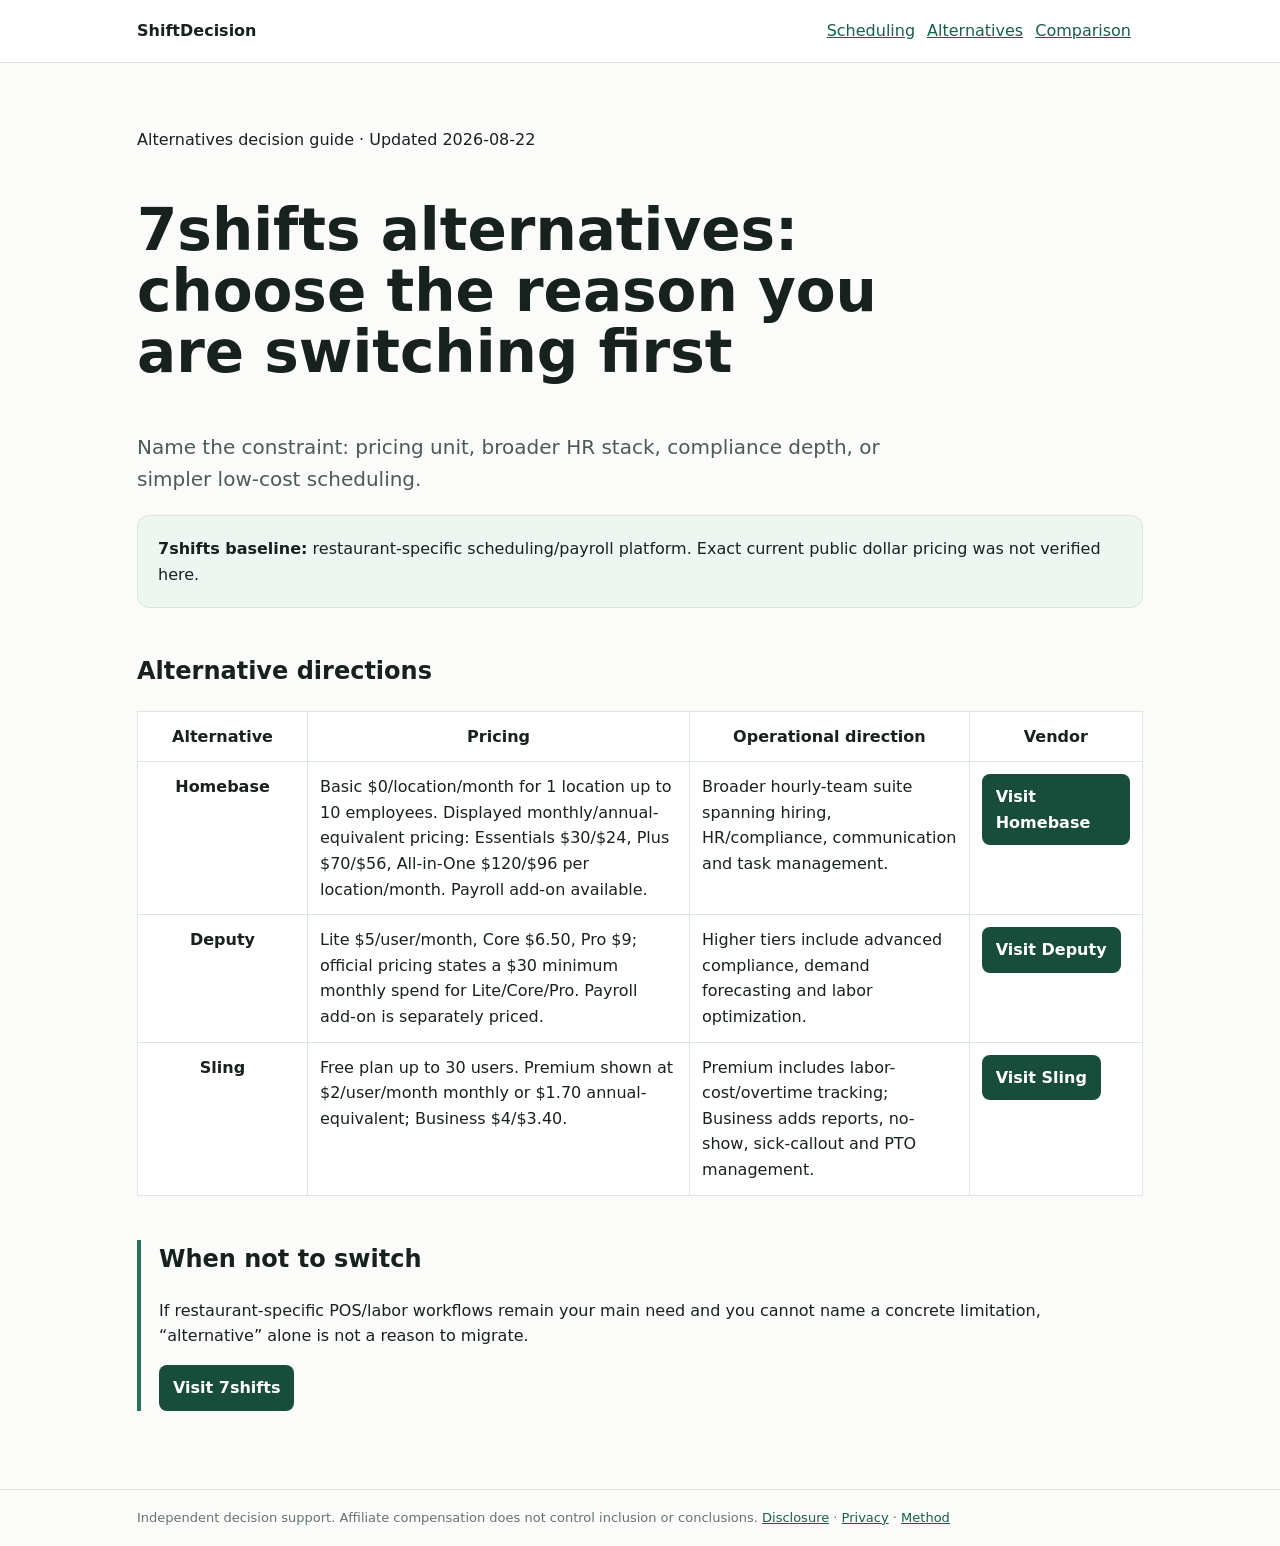
<file: 7shifts-alternatives/index.html>
<!doctype html><html lang="en"><head><!-- Google tag (gtag.js) -->
<script async src="https://www.googletagmanager.com/gtag/js?id=G-2MN5CX549Z"></script>
<script>
  window.dataLayer = window.dataLayer || [];
  function gtag(){dataLayer.push(arguments);}
  gtag('js', new Date());

  gtag('config', 'G-2MN5CX549Z');
</script>
  <meta charset="utf-8"><meta name="viewport" content="width=device-width,initial-scale=1"><title>7shifts Alternatives: Decision Guide</title><meta name="description" content="Compare 7shifts alternatives by switching motive."><link rel="canonical" href="https://opsdecision.com/7shifts-alternatives/"><link rel="stylesheet" href="/assets/style.css"></head><body data-asset-id="asset_02" data-asset-type="alternatives"><header><div class="nav"><a class="brand" href="/">ShiftDecision</a><nav><a href="/restaurant-scheduling-software/">Scheduling</a><a href="/7shifts-alternatives/">Alternatives</a><a href="/7shifts-vs-homebase/">Comparison</a></nav></div></header><main class="wrap"><section class="hero"><p>Alternatives decision guide · Updated 2026-08-22</p><h1>7shifts alternatives: choose the reason you are switching first</h1><p class="lede">Name the constraint: pricing unit, broader HR stack, compliance depth, or simpler low-cost scheduling.</p></section><div class="notice"><b>7shifts baseline:</b> restaurant-specific scheduling/payroll platform. Exact current public dollar pricing was not verified here.</div><h2>Alternative directions</h2><div class="table"><table><tr><th>Alternative</th><th>Pricing</th><th>Operational direction</th><th>Vendor</th></tr><tr><th>Homebase</th><td>Basic $0/location/month for 1 location up to 10 employees. Displayed monthly/annual-equivalent pricing: Essentials $30/$24, Plus $70/$56, All-in-One $120/$96 per location/month. Payroll add-on available.</td><td>Broader hourly-team suite spanning hiring, HR/compliance, communication and task management.</td><td><a class="cta" href="https://homebase.sjv.io/zzMNj6" data-vendor-cta="homebase" data-cta-position="comparison_table" rel="sponsored nofollow noopener">Visit Homebase</a></td></tr><tr><th>Deputy</th><td>Lite $5/user/month, Core $6.50, Pro $9; official pricing states a $30 minimum monthly spend for Lite/Core/Pro. Payroll add-on is separately priced.</td><td>Higher tiers include advanced compliance, demand forecasting and labor optimization.</td><td><a class="cta" href="https://www.deputy.com/" data-vendor-cta="deputy" data-cta-position="comparison_table" rel="nofollow noopener">Visit Deputy</a></td></tr><tr><th>Sling</th><td>Free plan up to 30 users. Premium shown at $2/user/month monthly or $1.70 annual-equivalent; Business $4/$3.40.</td><td>Premium includes labor-cost/overtime tracking; Business adds reports, no-show, sick-callout and PTO management.</td><td><a class="cta" href="https://getsling.com/" data-vendor-cta="sling" data-cta-position="comparison_table" rel="nofollow noopener">Visit Sling</a></td></tr></table></div><section class="decision"><h2>When not to switch</h2><p>If restaurant-specific POS/labor workflows remain your main need and you cannot name a concrete limitation, “alternative” alone is not a reason to migrate.</p><a class="cta" href="https://www.7shifts.com/" data-vendor-cta="7shifts" data-cta-position="retention_check" rel="nofollow noopener">Visit 7shifts</a></section></main><footer class="footer"><div class="foot">Independent decision support. Affiliate compensation does not control inclusion or conclusions. <a href="/affiliate-disclosure/">Disclosure</a> · <a href="/privacy/">Privacy</a> · <a href="/about/">Method</a></div></footer><script src="/assets/app.js"></script></body></html>
</file>
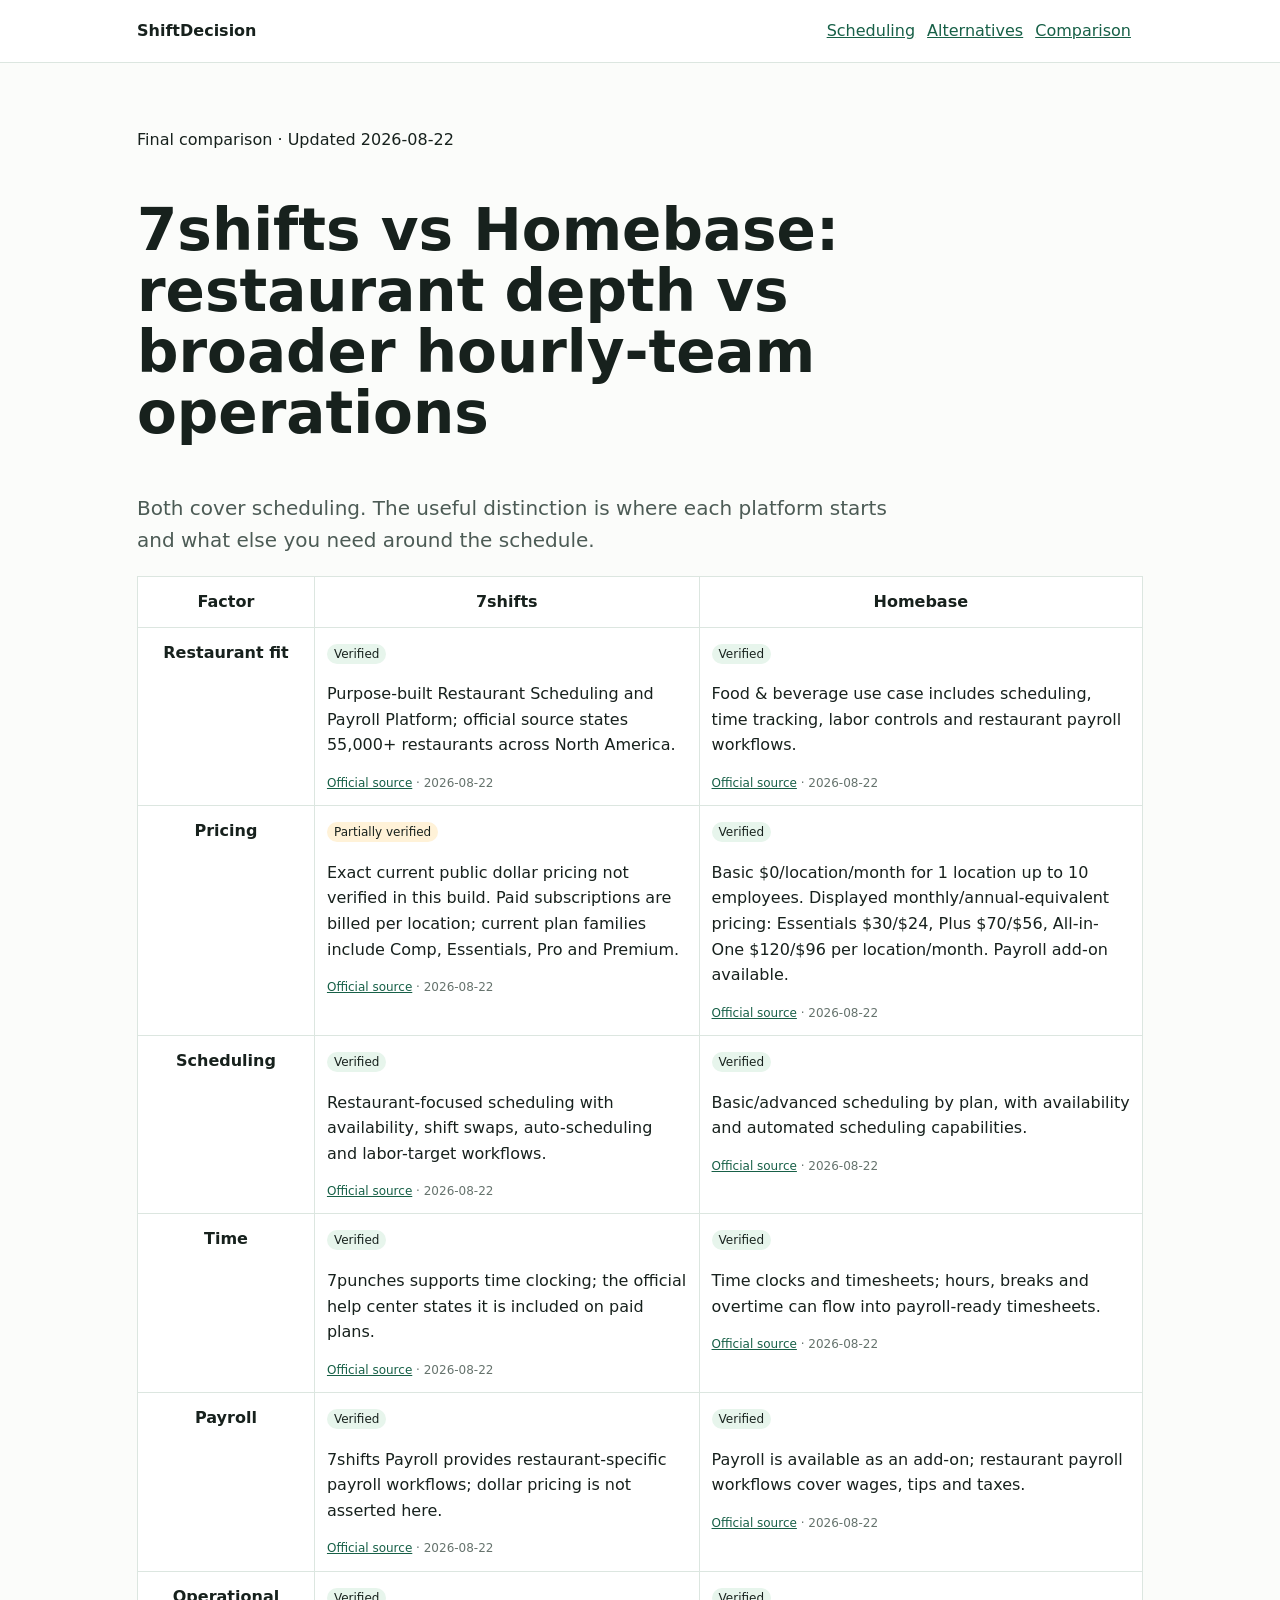
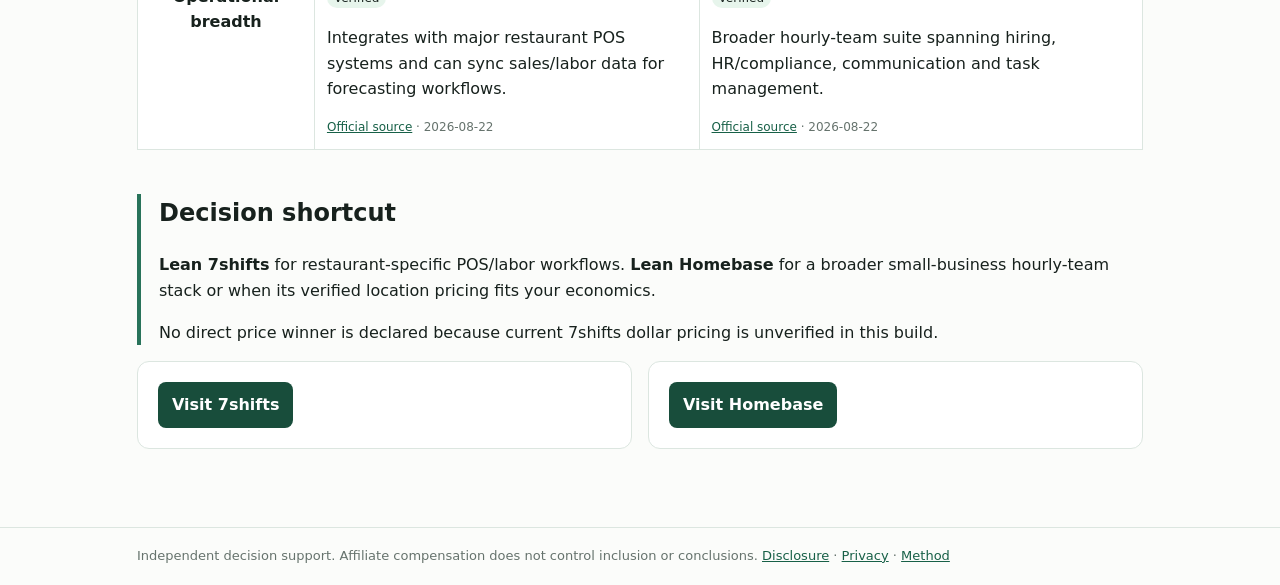
<file: 7shifts-vs-homebase/index.html>
<!doctype html><html lang="en"><head><!-- Google tag (gtag.js) -->
<script async src="https://www.googletagmanager.com/gtag/js?id=G-2MN5CX549Z"></script>
<script>
  window.dataLayer = window.dataLayer || [];
  function gtag(){dataLayer.push(arguments);}
  gtag('js', new Date());

  gtag('config', 'G-2MN5CX549Z');
</script>
  <meta charset="utf-8"><meta name="viewport" content="width=device-width,initial-scale=1"><title>7shifts vs Homebase: Restaurant Comparison</title><meta name="description" content="Compare 7shifts and Homebase for restaurant workforce operations."><link rel="canonical" href="https://opsdecision.com/7shifts-vs-homebase/"><link rel="stylesheet" href="/assets/style.css"></head><body data-asset-id="asset_03" data-asset-type="comparison"><header><div class="nav"><a class="brand" href="/">ShiftDecision</a><nav><a href="/restaurant-scheduling-software/">Scheduling</a><a href="/7shifts-alternatives/">Alternatives</a><a href="/7shifts-vs-homebase/">Comparison</a></nav></div></header><main class="wrap"><section class="hero"><p>Final comparison · Updated 2026-08-22</p><h1>7shifts vs Homebase: restaurant depth vs broader hourly-team operations</h1><p class="lede">Both cover scheduling. The useful distinction is where each platform starts and what else you need around the schedule.</p></section><div class="table"><table><tr><th>Factor</th><th>7shifts</th><th>Homebase</th></tr><tr><th>Restaurant fit</th><td><span class="badge">Verified</span><p>Purpose-built Restaurant Scheduling and Payroll Platform; official source states 55,000+ restaurants across North America.</p><div class="source"><a href="https://kb.7shifts.com/hc/en-us/articles/53059862558099-What-is-7shifts" rel="nofollow noopener">Official source</a> · 2026-08-22</div></td><td><span class="badge">Verified</span><p>Food &amp; beverage use case includes scheduling, time tracking, labor controls and restaurant payroll workflows.</p><div class="source"><a href="https://www.joinhomebase.com/food-beverage" rel="nofollow noopener">Official source</a> · 2026-08-22</div></td></tr><tr><th>Pricing</th><td><span class="badge partial">Partially verified</span><p>Exact current public dollar pricing not verified in this build. Paid subscriptions are billed per location; current plan families include Comp, Essentials, Pro and Premium.</p><div class="source"><a href="https://kb.7shifts.com/hc/en-us/articles/49200619105171-7shifts-Billing" rel="nofollow noopener">Official source</a> · 2026-08-22</div></td><td><span class="badge">Verified</span><p>Basic $0/location/month for 1 location up to 10 employees. Displayed monthly/annual-equivalent pricing: Essentials $30/$24, Plus $70/$56, All-in-One $120/$96 per location/month. Payroll add-on available.</p><div class="source"><a href="https://www.joinhomebase.com/solutions" rel="nofollow noopener">Official source</a> · 2026-08-22</div></td></tr><tr><th>Scheduling</th><td><span class="badge">Verified</span><p>Restaurant-focused scheduling with availability, shift swaps, auto-scheduling and labor-target workflows.</p><div class="source"><a href="https://kb.7shifts.com/hc/en-us/articles/53059862558099-What-is-7shifts" rel="nofollow noopener">Official source</a> · 2026-08-22</div></td><td><span class="badge">Verified</span><p>Basic/advanced scheduling by plan, with availability and automated scheduling capabilities.</p><div class="source"><a href="https://www.joinhomebase.com/solutions" rel="nofollow noopener">Official source</a> · 2026-08-22</div></td></tr><tr><th>Time</th><td><span class="badge">Verified</span><p>7punches supports time clocking; the official help center states it is included on paid plans.</p><div class="source"><a href="https://kb.7shifts.com/hc/en-us/articles/4417514077587-7shifts-101-How-to-set-up-and-use-7punches-for-Time-Clocking" rel="nofollow noopener">Official source</a> · 2026-08-22</div></td><td><span class="badge">Verified</span><p>Time clocks and timesheets; hours, breaks and overtime can flow into payroll-ready timesheets.</p><div class="source"><a href="https://www.joinhomebase.com/" rel="nofollow noopener">Official source</a> · 2026-08-22</div></td></tr><tr><th>Payroll</th><td><span class="badge">Verified</span><p>7shifts Payroll provides restaurant-specific payroll workflows; dollar pricing is not asserted here.</p><div class="source"><a href="https://kb.7shifts.com/hc/en-us/articles/15311542089363-7shifts-Payroll-Key-Features-Benefits-for-your-Restaurant" rel="nofollow noopener">Official source</a> · 2026-08-22</div></td><td><span class="badge">Verified</span><p>Payroll is available as an add-on; restaurant payroll workflows cover wages, tips and taxes.</p><div class="source"><a href="https://www.joinhomebase.com/industry/restaurant-payroll" rel="nofollow noopener">Official source</a> · 2026-08-22</div></td></tr><tr><th>Operational breadth</th><td><span class="badge">Verified</span><p>Integrates with major restaurant POS systems and can sync sales/labor data for forecasting workflows.</p><div class="source"><a href="https://kb.7shifts.com/hc/en-us/articles/53059862558099-What-is-7shifts" rel="nofollow noopener">Official source</a> · 2026-08-22</div></td><td><span class="badge">Verified</span><p>Broader hourly-team suite spanning hiring, HR/compliance, communication and task management.</p><div class="source"><a href="https://www.joinhomebase.com/" rel="nofollow noopener">Official source</a> · 2026-08-22</div></td></tr></table></div><section class="decision"><h2>Decision shortcut</h2><p><b>Lean 7shifts</b> for restaurant-specific POS/labor workflows. <b>Lean Homebase</b> for a broader small-business hourly-team stack or when its verified location pricing fits your economics.</p><p>No direct price winner is declared because current 7shifts dollar pricing is unverified in this build.</p></section><div class="grid"><div class="card"><a class="cta" href="https://www.7shifts.com/" data-vendor-cta="7shifts" data-cta-position="final_choice" rel="nofollow noopener">Visit 7shifts</a></div><div class="card"><a class="cta" href="https://homebase.sjv.io/zzMNj6" data-vendor-cta="homebase" data-cta-position="final_choice" rel="sponsored nofollow noopener">Visit Homebase</a></div></div></main><footer class="footer"><div class="foot">Independent decision support. Affiliate compensation does not control inclusion or conclusions. <a href="/affiliate-disclosure/">Disclosure</a> · <a href="/privacy/">Privacy</a> · <a href="/about/">Method</a></div></footer><script src="/assets/app.js"></script></body></html>
</file>
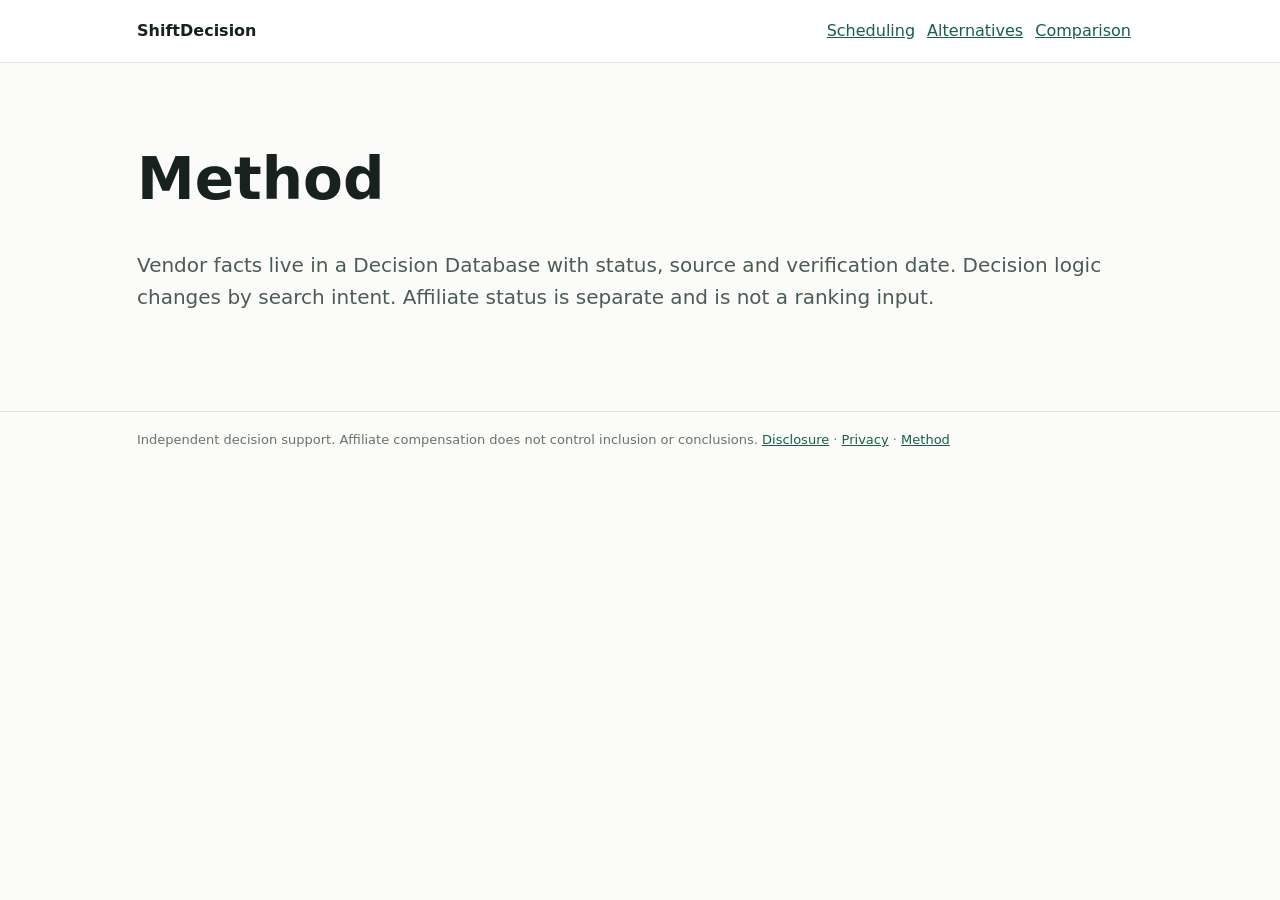
<file: about/index.html>
<!doctype html><html lang="en"><head><!-- Google tag (gtag.js) -->
<script async src="https://www.googletagmanager.com/gtag/js?id=G-2MN5CX549Z"></script>
<script>
  window.dataLayer = window.dataLayer || [];
  function gtag(){dataLayer.push(arguments);}
  gtag('js', new Date());

  gtag('config', 'G-2MN5CX549Z');
</script>
  <meta charset="utf-8"><meta name="viewport" content="width=device-width,initial-scale=1"><title>Method | ShiftDecision</title><link rel="canonical" href="https://opsdecision.com/about/"><link rel="stylesheet" href="/assets/style.css"></head><body><header><div class="nav"><a class="brand" href="/">ShiftDecision</a><nav><a href="/restaurant-scheduling-software/">Scheduling</a><a href="/7shifts-alternatives/">Alternatives</a><a href="/7shifts-vs-homebase/">Comparison</a></nav></div></header><main class="wrap"><h1>Method</h1><p class="lede">Vendor facts live in a Decision Database with status, source and verification date. Decision logic changes by search intent. Affiliate status is separate and is not a ranking input.</p></main><footer class="footer"><div class="foot">Independent decision support. Affiliate compensation does not control inclusion or conclusions. <a href="/affiliate-disclosure/">Disclosure</a> · <a href="/privacy/">Privacy</a> · <a href="/about/">Method</a></div></footer></body></html>
</file>
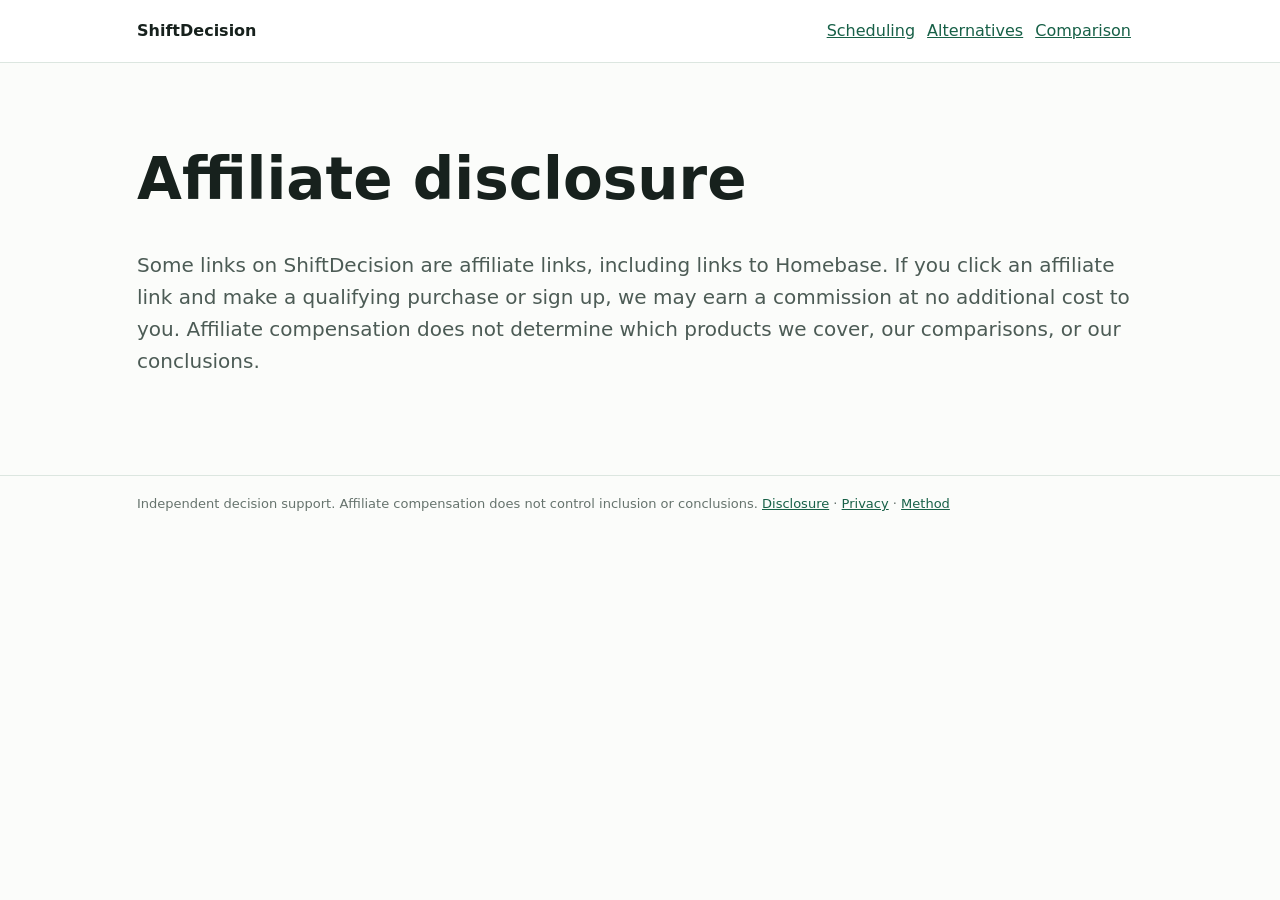
<file: affiliate-disclosure/index.html>
<!doctype html><html lang="en"><head><!-- Google tag (gtag.js) -->
<script async src="https://www.googletagmanager.com/gtag/js?id=G-2MN5CX549Z"></script>
<script>
  window.dataLayer = window.dataLayer || [];
  function gtag(){dataLayer.push(arguments);}
  gtag('js', new Date());

  gtag('config', 'G-2MN5CX549Z');
</script>
  <meta charset="utf-8"><meta name="viewport" content="width=device-width,initial-scale=1"><title>Affiliate disclosure | ShiftDecision</title><link rel="canonical" href="https://opsdecision.com/affiliate-disclosure/"><link rel="stylesheet" href="/assets/style.css"></head><body><header><div class="nav"><a class="brand" href="/">ShiftDecision</a><nav><a href="/restaurant-scheduling-software/">Scheduling</a><a href="/7shifts-alternatives/">Alternatives</a><a href="/7shifts-vs-homebase/">Comparison</a></nav></div></header><main class="wrap"><h1>Affiliate disclosure</h1><p class="lede">Some links on ShiftDecision are affiliate links, including links to Homebase. If you click an affiliate link and make a qualifying purchase or sign up, we may earn a commission at no additional cost to you. Affiliate compensation does not determine which products we cover, our comparisons, or our conclusions.</p></main><footer class="footer"><div class="foot">Independent decision support. Affiliate compensation does not control inclusion or conclusions. <a href="/affiliate-disclosure/">Disclosure</a> · <a href="/privacy/">Privacy</a> · <a href="/about/">Method</a></div></footer></body></html>
</file>
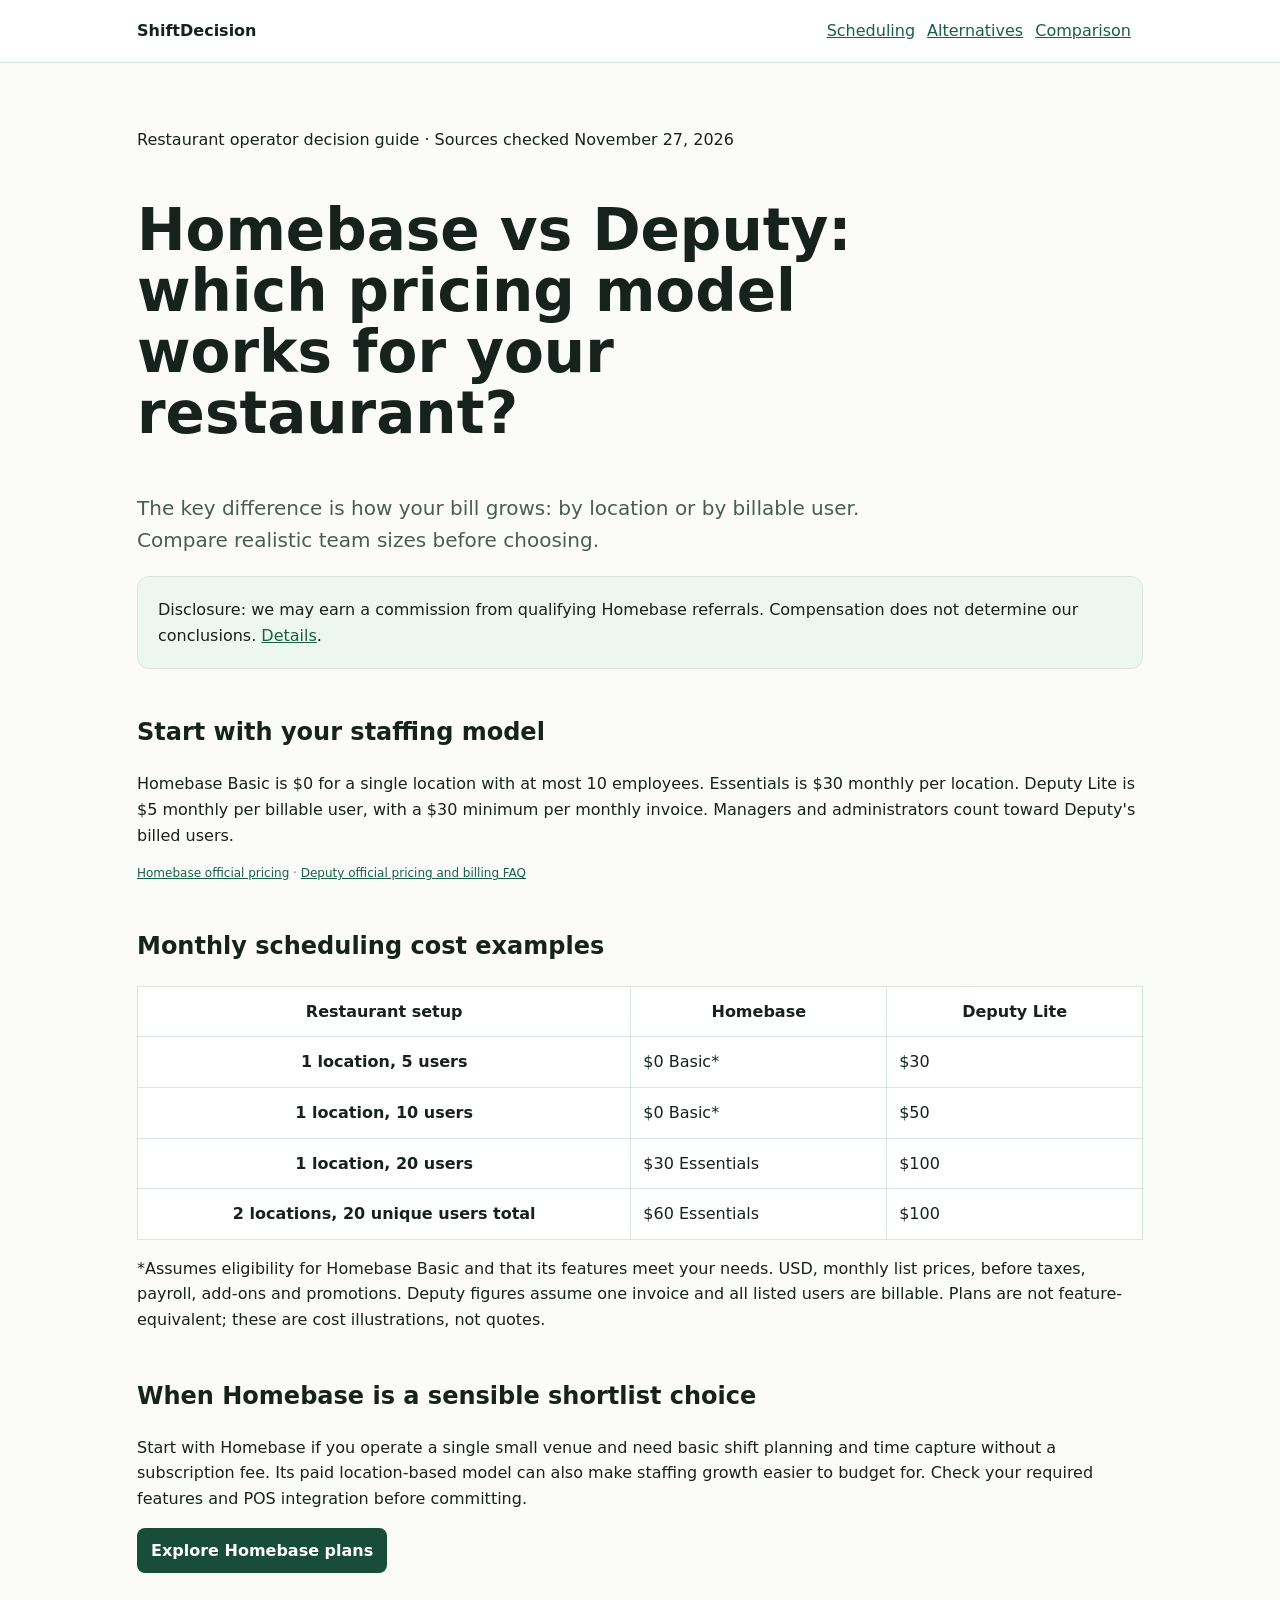
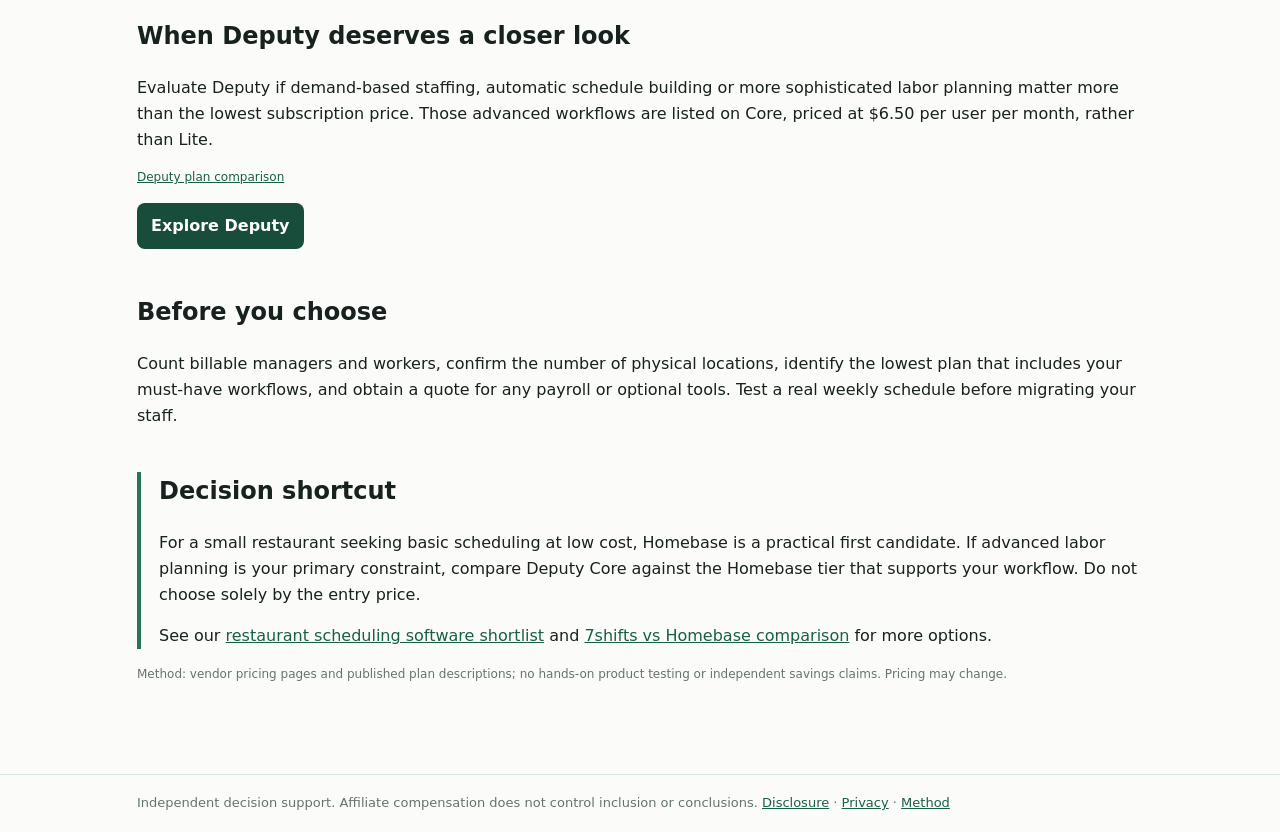
<file: homebase-vs-deputy/index.html>
<!doctype html>
<html lang="en"><head><meta charset="utf-8"><meta name="viewport" content="width=device-width,initial-scale=1"><title>Homebase vs Deputy: Restaurant Scheduling Costs Compared</title><meta name="description" content="Compare Homebase and Deputy scheduling costs for restaurants by headcount, locations, and scheduling needs."><link rel="canonical" href="https://opsdecision.com/homebase-vs-deputy/"><link rel="stylesheet" href="/assets/style.css"><script async src="https://www.googletagmanager.com/gtag/js?id=G-2MN5CX549Z"></script><script>window.dataLayer=window.dataLayer||[];function gtag(){dataLayer.push(arguments);}gtag('js',new Date());gtag('config','G-2MN5CX549Z');</script></head>
<body data-asset-id="asset_04" data-asset-type="comparison"><header><div class="nav"><a class="brand" href="/">ShiftDecision</a><nav><a href="/restaurant-scheduling-software/">Scheduling</a><a href="/7shifts-alternatives/">Alternatives</a><a href="/7shifts-vs-homebase/">Comparison</a></nav></div></header><main class="wrap"><section class="hero"><p>Restaurant operator decision guide · Sources checked November 27, 2026</p><h1>Homebase vs Deputy: which pricing model works for your restaurant?</h1><p class="lede">The key difference is how your bill grows: by location or by billable user. Compare realistic team sizes before choosing.</p></section><div class="notice">Disclosure: we may earn a commission from qualifying Homebase referrals. Compensation does not determine our conclusions. <a href="/affiliate-disclosure/">Details</a>.</div>
<h2>Start with your staffing model</h2><p>Homebase Basic is $0 for a single location with at most 10 employees. Essentials is $30 monthly per location. Deputy Lite is $5 monthly per billable user, with a $30 minimum per monthly invoice. Managers and administrators count toward Deputy's billed users.</p><p class="source"><a href="https://www.joinhomebase.com/pricing">Homebase official pricing</a> · <a href="https://www.deputy.com/pricing">Deputy official pricing and billing FAQ</a></p>
<h2>Monthly scheduling cost examples</h2><div class="table"><table><thead><tr><th scope="col">Restaurant setup</th><th scope="col">Homebase</th><th scope="col">Deputy Lite</th></tr></thead><tbody><tr><th scope="row">1 location, 5 users</th><td>$0 Basic*</td><td>$30</td></tr><tr><th scope="row">1 location, 10 users</th><td>$0 Basic*</td><td>$50</td></tr><tr><th scope="row">1 location, 20 users</th><td>$30 Essentials</td><td>$100</td></tr><tr><th scope="row">2 locations, 20 unique users total</th><td>$60 Essentials</td><td>$100</td></tr></tbody></table></div><p>*Assumes eligibility for Homebase Basic and that its features meet your needs. USD, monthly list prices, before taxes, payroll, add-ons and promotions. Deputy figures assume one invoice and all listed users are billable. Plans are not feature-equivalent; these are cost illustrations, not quotes.</p>
<h2>When Homebase is a sensible shortlist choice</h2><p>Start with Homebase if you operate a single small venue and need basic shift planning and time capture without a subscription fee. Its paid location-based model can also make staffing growth easier to budget for. Check your required features and POS integration before committing.</p><p><a class="cta" href="https://homebase.sjv.io/zzMNj6" data-vendor-cta="homebase" data-cta-position="homebase_fit" rel="sponsored nofollow noopener">Explore Homebase plans</a></p>
<h2>When Deputy deserves a closer look</h2><p>Evaluate Deputy if demand-based staffing, automatic schedule building or more sophisticated labor planning matter more than the lowest subscription price. Those advanced workflows are listed on Core, priced at $6.50 per user per month, rather than Lite.</p><p class="source"><a href="https://www.deputy.com/pricing">Deputy plan comparison</a></p><p><a class="cta" href="https://www.deputy.com/" data-vendor-cta="deputy" data-cta-position="deputy_fit" rel="nofollow noopener">Explore Deputy</a></p>
<h2>Before you choose</h2><p>Count billable managers and workers, confirm the number of physical locations, identify the lowest plan that includes your must-have workflows, and obtain a quote for any payroll or optional tools. Test a real weekly schedule before migrating your staff.</p><section class="decision"><h2>Decision shortcut</h2><p>For a small restaurant seeking basic scheduling at low cost, Homebase is a practical first candidate. If advanced labor planning is your primary constraint, compare Deputy Core against the Homebase tier that supports your workflow. Do not choose solely by the entry price.</p><p>See our <a href="/restaurant-scheduling-software/">restaurant scheduling software shortlist</a> and <a href="/7shifts-vs-homebase/">7shifts vs Homebase comparison</a> for more options.</p></section><p class="source">Method: vendor pricing pages and published plan descriptions; no hands-on product testing or independent savings claims. Pricing may change.</p></main><footer class="footer"><div class="foot">Independent decision support. Affiliate compensation does not control inclusion or conclusions. <a href="/affiliate-disclosure/">Disclosure</a> · <a href="/privacy/">Privacy</a> · <a href="/about/">Method</a></div></footer><script src="/assets/app.js"></script></body></html>
</file>
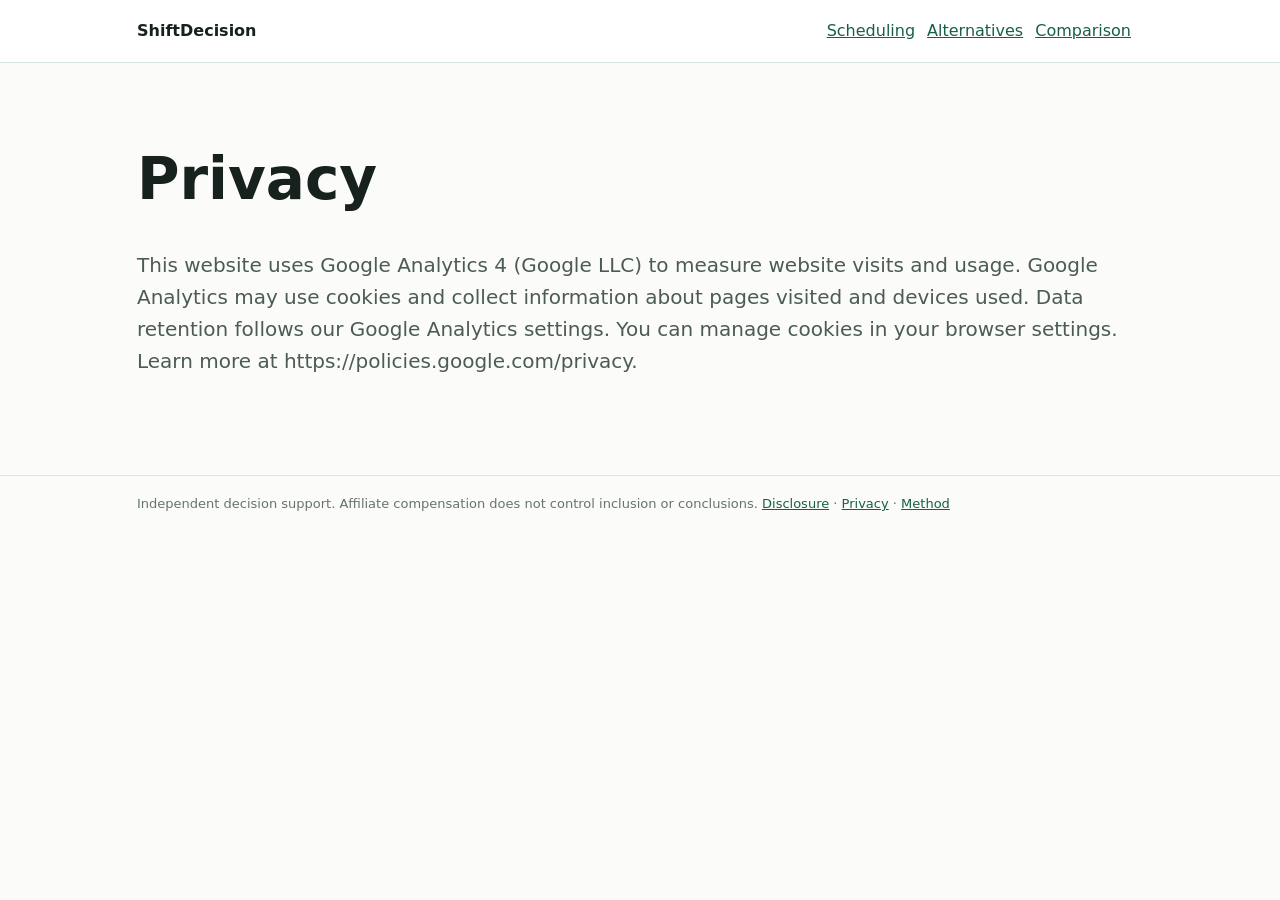
<file: privacy/index.html>
<!doctype html><html lang="en"><head><!-- Google tag (gtag.js) -->
<script async src="https://www.googletagmanager.com/gtag/js?id=G-2MN5CX549Z"></script>
<script>
  window.dataLayer = window.dataLayer || [];
  function gtag(){dataLayer.push(arguments);}
  gtag('js', new Date());

  gtag('config', 'G-2MN5CX549Z');
</script>
  <meta charset="utf-8"><meta name="viewport" content="width=device-width,initial-scale=1"><title>Privacy | ShiftDecision</title><link rel="canonical" href="https://opsdecision.com/privacy/"><link rel="stylesheet" href="/assets/style.css"></head><body><header><div class="nav"><a class="brand" href="/">ShiftDecision</a><nav><a href="/restaurant-scheduling-software/">Scheduling</a><a href="/7shifts-alternatives/">Alternatives</a><a href="/7shifts-vs-homebase/">Comparison</a></nav></div></header><main class="wrap"><h1>Privacy</h1><p class="lede">This website uses Google Analytics 4 (Google LLC) to measure website visits and usage. Google Analytics may use cookies and collect information about pages visited and devices used. Data retention follows our Google Analytics settings. You can manage cookies in your browser settings. Learn more at https://policies.google.com/privacy.</p></main><footer class="footer"><div class="foot">Independent decision support. Affiliate compensation does not control inclusion or conclusions. <a href="/affiliate-disclosure/">Disclosure</a> · <a href="/privacy/">Privacy</a> · <a href="/about/">Method</a></div></footer></body></html>
</file>
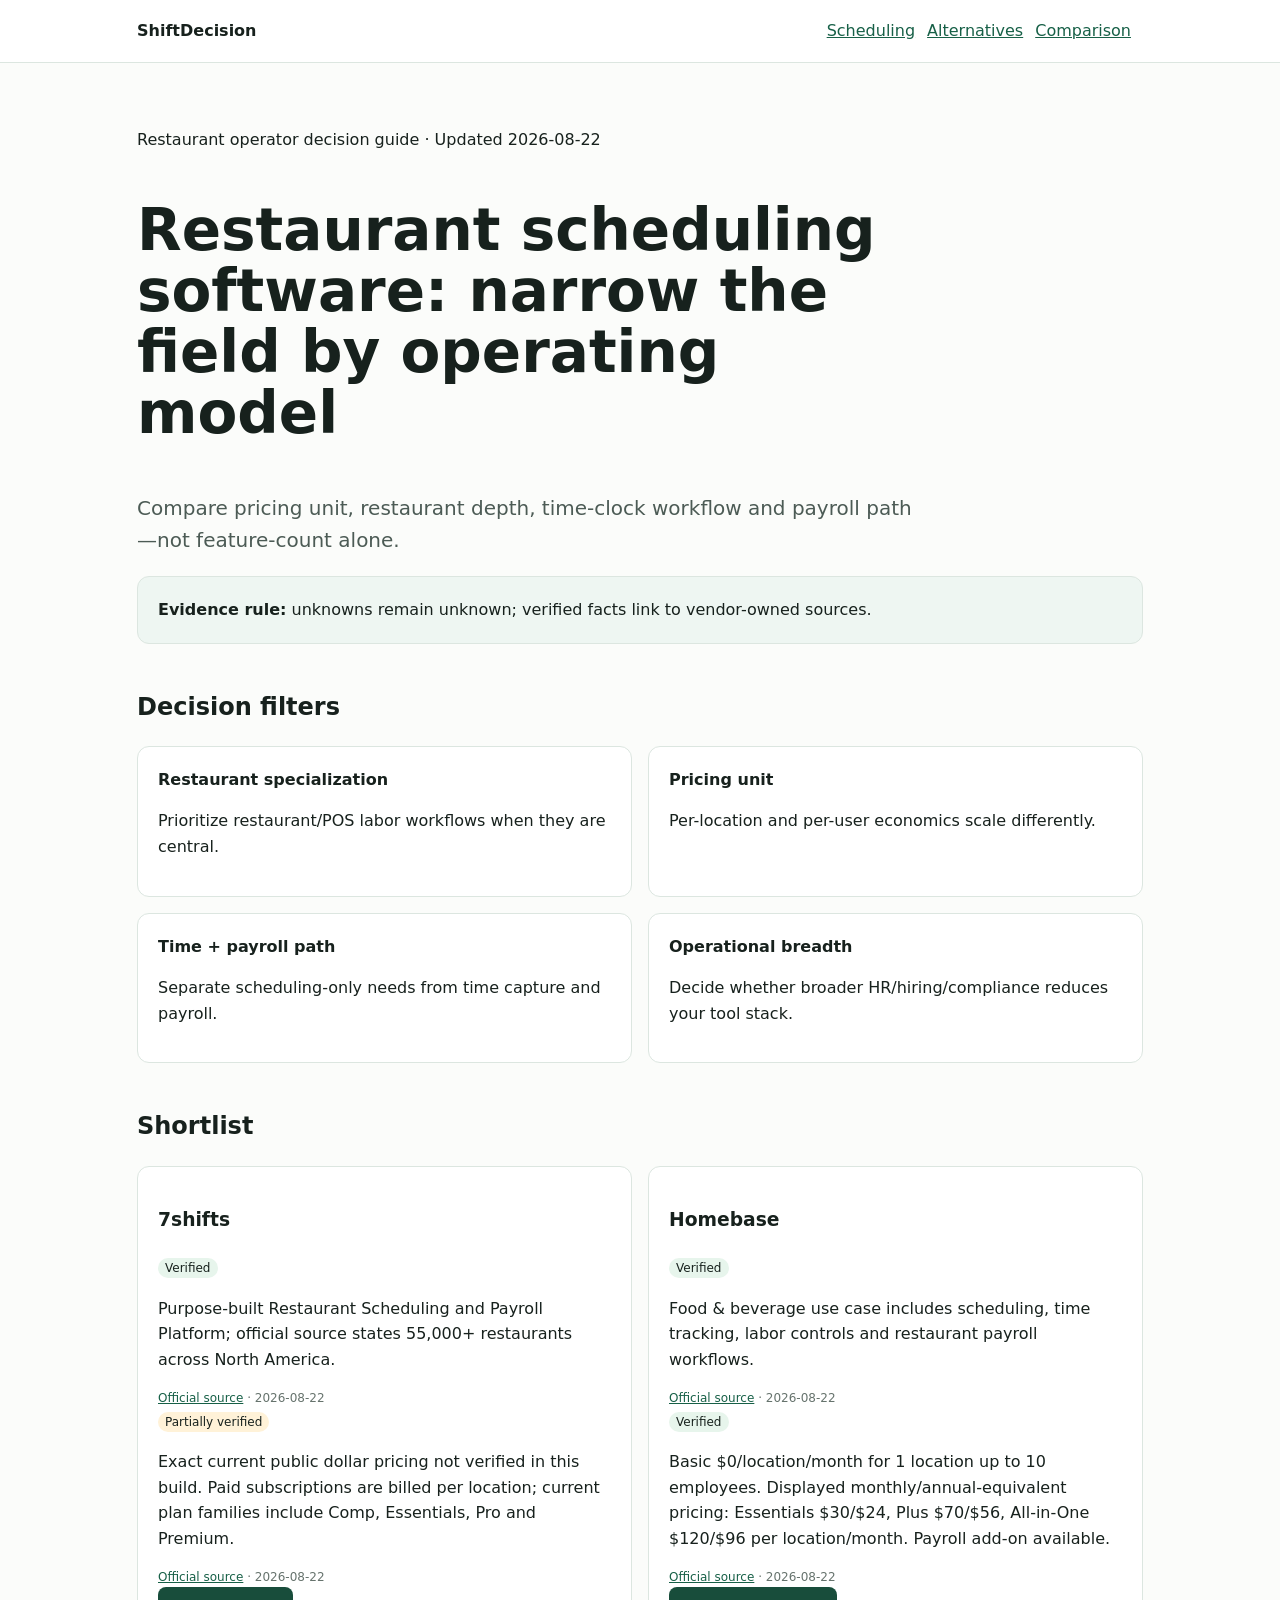
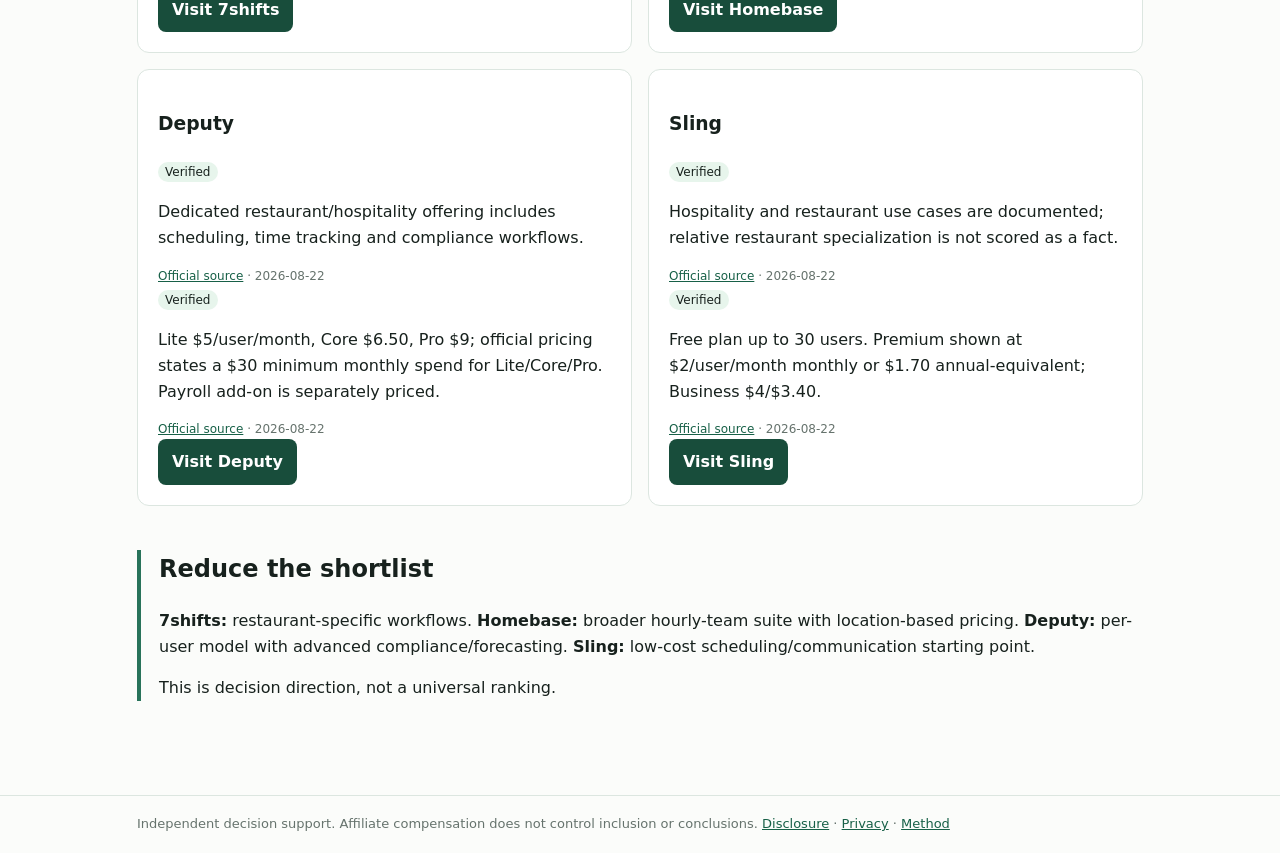
<file: restaurant-scheduling-software/index.html>
<!doctype html><html lang="en"><head><!-- Google tag (gtag.js) -->
<script async src="https://www.googletagmanager.com/gtag/js?id=G-2MN5CX549Z"></script>
<script>
  window.dataLayer = window.dataLayer || [];
  function gtag(){dataLayer.push(arguments);}
  gtag('js', new Date());

  gtag('config', 'G-2MN5CX549Z');
</script>
  <meta charset="utf-8"><meta name="viewport" content="width=device-width,initial-scale=1"><title>Restaurant Scheduling Software: Decision Guide</title><meta name="description" content="Compare restaurant scheduling software by operating model."><link rel="canonical" href="https://opsdecision.com/restaurant-scheduling-software/"><link rel="stylesheet" href="/assets/style.css"></head><body data-asset-id="asset_01" data-asset-type="category"><header><div class="nav"><a class="brand" href="/">ShiftDecision</a><nav><a href="/restaurant-scheduling-software/">Scheduling</a><a href="/7shifts-alternatives/">Alternatives</a><a href="/7shifts-vs-homebase/">Comparison</a></nav></div></header><main class="wrap"><section class="hero"><p>Restaurant operator decision guide · Updated 2026-08-22</p><h1>Restaurant scheduling software: narrow the field by operating model</h1><p class="lede">Compare pricing unit, restaurant depth, time-clock workflow and payroll path—not feature-count alone.</p></section><div class="notice"><b>Evidence rule:</b> unknowns remain unknown; verified facts link to vendor-owned sources.</div><h2>Decision filters</h2><div class="grid"><div class="card"><b>Restaurant specialization</b><p>Prioritize restaurant/POS labor workflows when they are central.</p></div><div class="card"><b>Pricing unit</b><p>Per-location and per-user economics scale differently.</p></div><div class="card"><b>Time + payroll path</b><p>Separate scheduling-only needs from time capture and payroll.</p></div><div class="card"><b>Operational breadth</b><p>Decide whether broader HR/hiring/compliance reduces your tool stack.</p></div></div><h2>Shortlist</h2><div class="grid"><article class="card"><h3>7shifts</h3><span class="badge">Verified</span><p>Purpose-built Restaurant Scheduling and Payroll Platform; official source states 55,000+ restaurants across North America.</p><div class="source"><a href="https://kb.7shifts.com/hc/en-us/articles/53059862558099-What-is-7shifts" rel="nofollow noopener">Official source</a> · 2026-08-22</div><span class="badge partial">Partially verified</span><p>Exact current public dollar pricing not verified in this build. Paid subscriptions are billed per location; current plan families include Comp, Essentials, Pro and Premium.</p><div class="source"><a href="https://kb.7shifts.com/hc/en-us/articles/49200619105171-7shifts-Billing" rel="nofollow noopener">Official source</a> · 2026-08-22</div><a class="cta" href="https://www.7shifts.com/" data-vendor-cta="7shifts" data-cta-position="vendor_card" rel="nofollow noopener">Visit 7shifts</a></article><article class="card"><h3>Homebase</h3><span class="badge">Verified</span><p>Food &amp; beverage use case includes scheduling, time tracking, labor controls and restaurant payroll workflows.</p><div class="source"><a href="https://www.joinhomebase.com/food-beverage" rel="nofollow noopener">Official source</a> · 2026-08-22</div><span class="badge">Verified</span><p>Basic $0/location/month for 1 location up to 10 employees. Displayed monthly/annual-equivalent pricing: Essentials $30/$24, Plus $70/$56, All-in-One $120/$96 per location/month. Payroll add-on available.</p><div class="source"><a href="https://www.joinhomebase.com/solutions" rel="nofollow noopener">Official source</a> · 2026-08-22</div><a class="cta" href="https://homebase.sjv.io/zzMNj6" data-vendor-cta="homebase" data-cta-position="vendor_card" rel="sponsored nofollow noopener">Visit Homebase</a></article><article class="card"><h3>Deputy</h3><span class="badge">Verified</span><p>Dedicated restaurant/hospitality offering includes scheduling, time tracking and compliance workflows.</p><div class="source"><a href="https://www.deputy.com/industry/hospitality" rel="nofollow noopener">Official source</a> · 2026-08-22</div><span class="badge">Verified</span><p>Lite $5/user/month, Core $6.50, Pro $9; official pricing states a $30 minimum monthly spend for Lite/Core/Pro. Payroll add-on is separately priced.</p><div class="source"><a href="https://www.deputy.com/pricing" rel="nofollow noopener">Official source</a> · 2026-08-22</div><a class="cta" href="https://www.deputy.com/" data-vendor-cta="deputy" data-cta-position="vendor_card" rel="nofollow noopener">Visit Deputy</a></article><article class="card"><h3>Sling</h3><span class="badge">Verified</span><p>Hospitality and restaurant use cases are documented; relative restaurant specialization is not scored as a fact.</p><div class="source"><a href="https://getsling.com/hospitality/" rel="nofollow noopener">Official source</a> · 2026-08-22</div><span class="badge">Verified</span><p>Free plan up to 30 users. Premium shown at $2/user/month monthly or $1.70 annual-equivalent; Business $4/$3.40.</p><div class="source"><a href="https://getsling.com/pricing/" rel="nofollow noopener">Official source</a> · 2026-08-22</div><a class="cta" href="https://getsling.com/" data-vendor-cta="sling" data-cta-position="vendor_card" rel="nofollow noopener">Visit Sling</a></article></div><section class="decision"><h2>Reduce the shortlist</h2><p><b>7shifts:</b> restaurant-specific workflows. <b>Homebase:</b> broader hourly-team suite with location-based pricing. <b>Deputy:</b> per-user model with advanced compliance/forecasting. <b>Sling:</b> low-cost scheduling/communication starting point.</p><p>This is decision direction, not a universal ranking.</p></section></main><footer class="footer"><div class="foot">Independent decision support. Affiliate compensation does not control inclusion or conclusions. <a href="/affiliate-disclosure/">Disclosure</a> · <a href="/privacy/">Privacy</a> · <a href="/about/">Method</a></div></footer><script src="/assets/app.js"></script></body></html>
</file>
<file: assets/style.css>
*{box-sizing:border-box}body{margin:0;font:16px/1.6 system-ui;color:#17211d;background:#fbfcfa}a{color:#176047}header{background:#fff;border-bottom:1px solid #dce6e0}.nav,.wrap,.foot{max-width:1050px;margin:auto;padding:18px 22px}.nav{display:flex;justify-content:space-between;gap:18px}.brand{font-weight:800;text-decoration:none;color:#17211d}.nav a{margin-right:12px}.wrap{padding-top:48px}.hero{max-width:780px}h1{font-size:clamp(36px,6vw,58px);line-height:1.05}h2{margin-top:44px}.lede{font-size:20px;color:#4c5b55}.grid{display:grid;grid-template-columns:repeat(2,1fr);gap:16px}.card,.notice{background:#fff;border:1px solid #dce6e0;border-radius:12px;padding:20px}.notice{background:#eef6f2}.badge{font-size:12px;background:#e7f5ec;padding:3px 7px;border-radius:20px}.partial{background:#fff2d8}.cta{display:inline-block;background:#184d3b;color:#fff;padding:10px 14px;border-radius:8px;text-decoration:none;font-weight:700}.table{overflow:auto}table{border-collapse:collapse;width:100%;background:#fff}th,td{border:1px solid #dce6e0;padding:12px;vertical-align:top;min-width:170px}.source{font-size:12px;color:#66736d}.decision{border-left:4px solid #28735a;padding-left:18px}.footer{border-top:1px solid #dce6e0;margin-top:60px}.foot{font-size:13px;color:#66736d}@media(max-width:700px){.grid{grid-template-columns:1fr}.nav{flex-direction:column}h1{font-size:39px}}
</file>
